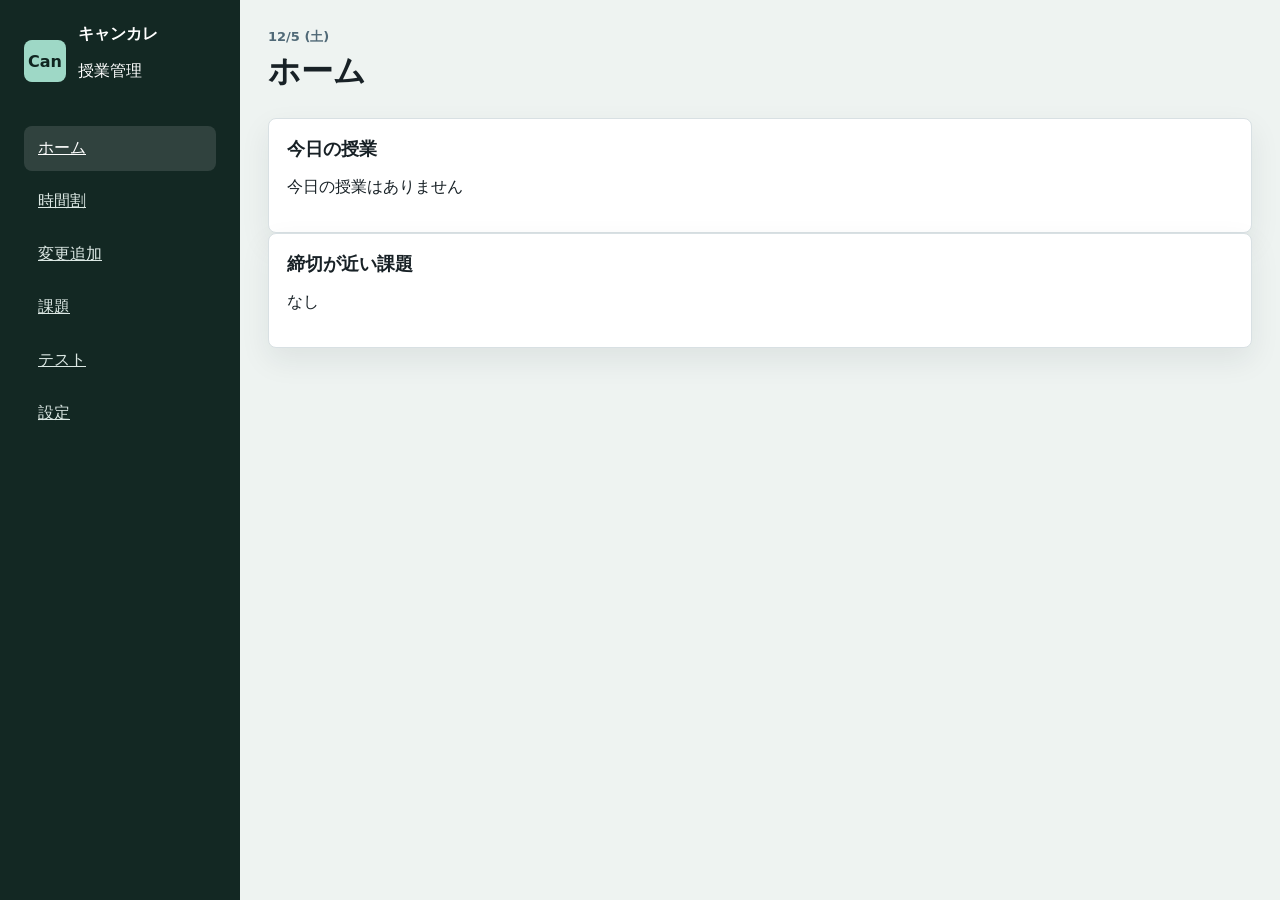
<file: index.html>
<!--[cite: 2] をベースに、課題部分を整理 -->
<!doctype html>
<html lang="ja">

<head>
  <meta charset="utf-8" />
  <meta name="viewport" content="width=device-width, initial-scale=1" />
  <title>キャンカレ</title>
  <link rel="stylesheet" href="./style.css" />
  <meta name="google-site-verification" content="EiYq-vvTi9hf2YbicTqmbNmyy80xcTs6Q2gVOo1XbuQ" />
</head>

<body>
  <div class="app-shell">
    <aside class="sidebar">
      <div class="brand">
        <span class="brand-mark">Can</span>

        <div><strong>キャンカレ</strong>
          <p><span>授業管理</span>
        </div>
        </p>

      </div>
      <nav class="nav-list">
        <a class="nav-item active" data-view="home" href="#home" onclick="switchView('home'); return false;">ホーム</a>
        <a class="nav-item" data-view="timetable" href="#timetable" onclick="switchView('timetable'); return false;">時間割</a>
        <a class="nav-item" data-view="changes" href="#changes" onclick="switchView('changes'); return false;">変更追加</a>
        <a class="nav-item" data-view="tasks" href="#tasks" onclick="switchView('tasks'); return false;">課題</a>
        <a class="nav-item" data-view="tests" href="#tests" onclick="switchView('tests'); return false;">テスト</a>
        <a class="nav-item" data-view="settings" href="#settings" onclick="switchView('settings'); return false;">設定</a>
      </nav>
    </aside>

    <main class="main">
      <header class="topbar">
        <div>
          <p class="eyebrow" id="todayDateLabel"></p>
          <h1 id="viewTitle">ホーム</h1>
        </div>
      </header>

      <!-- ホーム[cite: 2] -->
      <section class="view active" id="home">
        <div class="dashboard">
          <section class="panel today-panel">
            <div class="panel-heading">
              <h2>今日の授業</h2>
            </div>
            <div class="lesson-list" id="todayLessons"></div>
          </section>
          <section class="panel">
            <div class="panel-heading">
              <h2>締切が近い課題</h2>
            </div>
            <div id="homeTasks"></div>
          </section>
        </div>
      </section>

      <!-- 時間割[cite: 2] -->
      <section class="view" id="timetable">
        <section class="toolbar">
          <button class="secondary-action" id="addLessonButton" type="button">授業を追加</button>
        </section>
        <div class="timetable" id="timetableGrid"></div>
      </section>

      <!-- 変更追加[cite: 2] -->
      <section class="view" id="changes">
        <div class="change-layout">
          <section class="panel">
            <div class="panel-heading">
              <h2>変更・授業追加</h2>
            </div>
            <textarea id="changeText" rows="9" placeholder="例文:
振替: 5月10日 2限 英語A 振替 金曜日
休講: 5月10日 2限 英語A 休講">例文:　追加　5月10日 2限 英語A 休講</textarea>
            <div style="display:flex; gap:8px; margin-top:8px;">
              <button id="exampleTransfer" class="secondary-action" type="button">振替例文</button>
              <button id="exampleSchedule" class="secondary-action" type="button">授業追加例文</button>
              <button id="exampleCancel" class="secondary-action" type="button">休講例文</button>
              <button id="exampleDelete" class="secondary-action" type="button">削除例文</button>
            </div>
            <button class="primary-action" id="analyzeButton" type="button">解析する</button>
          </section>
          <section class="panel">
            <div id="changePreview"></div>
            <button class="primary-action" id="applyChangeButton" disabled>反映する</button>
            <div id="transferFields" style="display:none; margin-top:20px;">
              <div style="display:flex; gap:12px; margin-bottom:12px;">
                <label><input type="radio" name="changeMode" value="edit" checked> 変更/追加</label>
                <label><input type="radio" name="changeMode" value="transfer"> 振替</label>
              </div>
              <div style="display:grid; gap:12px;">
                <div style="display:flex; flex-wrap:wrap; gap:12px; align-items:center;">
                  <div><strong>移動元</strong><br>
                    <select id="transferSourceDay"></select>
                  </div>
                  <div><strong>移動先</strong><br>
                    <select id="transferTargetDay"></select>
                  </div>
                </div>
                <div>
                  <label for="transferLesson">振替する授業</label><br>
                  <select id="transferLesson" style="width:100%; min-height:40px;"></select>
                </div>
                <button class="primary-action" id="transferButton" type="button">振替する</button>
                <div id="transferStatus" style="color:#506977; font-size:14px;"></div>
              </div>
            </div>
          </section>
        </div>
      </section>

      <!-- 課題（ここを1つに統合） -->
      <section class="view" id="tasks">
        <button id="addTaskButton" class="primary-action" style="width:100%; margin-bottom:20px;">＋ 課題を追加</button>
        <div id="taskList">
          <p class="empty-message">課題無し</p>
        </div>
      </section>

      <!-- テスト -->
      <section class="view" id="tests">
        <button id="addTestButton" class="primary-action" style="width:100%; margin-bottom:20px;">＋ テストを追加</button>
        <div id="testList">
          <p class="empty-message">テスト無し</p>
        </div>
      </section>

      <!-- 設定[cite: 2] -->
      <section class="view" id="settings">
        <section class="panel">
          <div id="periodSettings"></div>
        </section>
      </section>
    </main>
  </div>

  <!-- 課題ダイアログ -->
  <dialog id="taskDialog">
    <form id="taskForm" method="dialog">
      <h3>課題の登録</h3>
      <input type="text" name="taskName" placeholder="内容" required style="width:100%; margin-bottom:10px;">
      <div style="display:flex; gap:10px;">
        <input type="date" name="taskDate" required style="flex:1;">
        <input type="text" name="taskRoom" placeholder="教室" style="flex:1;">
      </div>
      <input type="text" name="taskSubmission" placeholder="提出方法" style="width:100%; margin:10px 0;">
      <div class="button-row">
        <button type="button" class="secondary-action" id="cancelTaskButton">キャンセル</button>
        <button type="submit" class="primary-action">保存</button>
      </div>
    </form>
  </dialog>

  <!-- テストダイアログ -->
  <dialog id="testDialog">
    <form id="testForm" method="dialog">
      <h3>テストの登録</h3>
      <input type="text" name="testName" placeholder="内容" required style="width:100%; margin-bottom:10px;">
      <div style="display:flex; gap:10px;">
        <input type="date" name="testDate" required style="flex:1;">
        <input type="text" name="testRoom" placeholder="教室" style="flex:1;">
      </div>
      <div class="button-row">
        <button type="button" class="secondary-action" id="cancelTestButton">キャンセル</button>
        <button type="submit" class="primary-action">保存</button>
      </div>
    </form>
  </dialog>

  <!-- 課題編集ダイアログ -->
  <dialog id="editTaskDialog">
    <form id="editTaskForm" method="dialog">
      <h3>課題の編集</h3>
      <input type="hidden" name="editTaskId" id="editTaskId">
      <input type="text" name="editTaskName" id="editTaskName" placeholder="内容" required
        style="width:100%; margin-bottom:10px;">
      <div style="display:flex; gap:10px;">
        <input type="date" name="editTaskDate" id="editTaskDate" required style="flex:1;">
        <input type="text" name="editTaskRoom" id="editTaskRoom" placeholder="教室" style="flex:1;">
      </div>
      <input type="text" name="editTaskSubmission" id="editTaskSubmission" placeholder="提出方法"
        style="width:100%; margin:10px 0;">
      <div class="button-row">
        <button type="button" class="secondary-action" id="cancelEditTaskButton">キャンセル</button>
        <button type="submit" class="primary-action">保存</button>
      </div>
    </form>
  </dialog>

  <!-- テスト編集ダイアログ -->
  <dialog id="editTestDialog">
    <form id="editTestForm" method="dialog">
      <h3>テストの編集</h3>
      <input type="hidden" name="editTestId" id="editTestId">
      <input type="text" name="editTestName" id="editTestName" placeholder="内容" required
        style="width:100%; margin-bottom:10px;">
      <div style="display:flex; gap:10px;">
        <input type="date" name="editTestDate" id="editTestDate" required style="flex:1;">
        <input type="text" name="editTestRoom" id="editTestRoom" placeholder="教室" style="flex:1;">
      </div>
      <div class="button-row">
        <button type="button" class="secondary-action" id="cancelEditTestButton">キャンセル</button>
        <button type="submit" class="primary-action">保存</button>
      </div>
    </form>
  </dialog>

  <!-- 授業追加ダイアログ -->
  <dialog id="lessonDialog">
    <form id="lessonForm" method="dialog">
      <h3>授業の追加</h3>
      <textarea id="lessonName" name="lessonName" rows="2" placeholder="授業名" required
        style="width:100%; margin-bottom:10px;"></textarea>
      <div style="display:flex; gap:10px; margin-bottom:10px;">
        <select id="lessonDay" name="lessonDay" required style="flex:1;">
          <option value="">曜日を選択</option>
          <option value="月">月</option>
          <option value="火">火</option>
          <option value="水">水</option>
          <option value="木">木</option>
          <option value="金">金</option>
        </select>
        <select id="lessonPeriod" name="lessonPeriod" required style="flex:1;">
          <option value="">時限を選択</option>
          <option value="1">1限</option>
          <option value="2">2限</option>
          <option value="3">3限</option>
          <option value="4">4限</option>

        </select>
      </div>
      <input id="lessonRoom" type="text" name="lessonRoom" placeholder="教室" style="width:100%; margin-bottom:10px;">
      <div class="button-row">
        <button type="button" class="secondary-action" id="cancelLessonButton">キャンセル</button>
        <button type="submit" class="primary-action">保存</button>
      </div>
    </form>
  </dialog>

  <!-- 授業編集ダイアログ -->
  <dialog id="editLessonDialog">
    <form id="editLessonForm">
      <h3>授業の編集</h3>
      <input type="hidden" name="editLessonId" id="editLessonId">
      <textarea name="editLessonName" id="editLessonName" rows="2" placeholder="授業名" required
        style="width:100%; margin-bottom:10px;"></textarea>
      <div style="display:flex; gap:10px; margin-bottom:10px;">
        <select name="editLessonDay" id="editLessonDay" required style="flex:1;">
          <option value="">曜日を選択</option>
          <option value="月">月</option>
          <option value="火">火</option>
          <option value="水">水</option>
          <option value="木">木</option>
          <option value="金">金</option>
        </select>
        <select name="editLessonPeriod" id="editLessonPeriod" required style="flex:1;">
          <option value="">時限を選択</option>
          <option value="1">1限</option>
          <option value="2">2限</option>
          <option value="3">3限</option>
          <option value="4">4限</option>

        </select>
      </div>
      <input type="text" name="editLessonRoom" id="editLessonRoom" placeholder="教室"
        style="width:100%; margin-bottom:10px;">
      <div class="button-row">
        <button type="button" class="secondary-action" id="cancelEditLessonButton">キャンセル</button>
        <button type="submit" class="primary-action">保存</button>
      </div>
    </form>
  </dialog>

  <script src="./app.js"></script>
</body>

</html>
</file>
<file: style.css>
:root {
  --ink: #182126;
  --muted: #506977;
  --line: #d8e0e3;
  --panel: #ffffff;
  --bg: #eef3f1;
  --accent: #176b5d;
  --accent-strong: #0f4f45;
  --warn: #b35c00;
  --danger: #b63c45;
  --info: #245a9b;
  --soft-green: #dcebe5;
  --soft-blue: #e0e8f5;
  --soft-yellow: #f5ecd7;
  --shadow: 0 12px 30px rgba(28, 43, 48, 0.08);
}

* {
  box-sizing: border-box;
}

body {
  color: var(--ink);
  background: var(--bg);
  font-family: "Yu Gothic", "Hiragino Sans", "Meiryo", system-ui, sans-serif;
  margin: 0;
}

button,
input,
select,
textarea {
  font: inherit;
}

button {
  cursor: pointer;
}

.app-shell {
  display: grid;
  grid-template-columns: 240px minmax(0, 1fr);
  min-height: 100vh;
}

.sidebar {
  display: flex;
  flex-direction: column;
  gap: 28px;
  padding: 24px;
  background: #132823;
  color: white;
}

.brand {
  display: flex;
  align-items: center;
  gap: 12px;
}

.brand-mark {
  display: grid;
  width: 42px;
  height: 42px;
  place-items: center;
  border-radius: 8px;
  color: #102520;
  background: #9ed8c6;
  font-weight: 800;
}

.nav-list {
  display: grid;
  gap: 8px;
}

.nav-item {
  width: 100%;
  border: 0;
  border-radius: 8px;
  padding: 12px 14px;
  color: #dce8e4;
  background: transparent;
  text-align: left;
}

.nav-item.active,
.nav-item:hover {
  color: white;
  background: rgba(255, 255, 255, 0.12);
}

.main {
  padding: 28px;
  min-width: 0;
}

.topbar {
  display: flex;
  justify-content: space-between;
  align-items: center;
  margin-bottom: 24px;
}

.eyebrow {
  color: var(--muted);
  font-size: 13px;
  font-weight: 700;
  text-transform: uppercase;
  margin: 0 0 4px;
}

h1 {
  font-size: 32px;
  font-weight: 800;
  margin: 0;
}

.primary-action {
  border: 0;
  border-radius: 8px;
  padding: 0 16px;
  min-height: 40px;
  color: white;
  background: var(--accent);
  font-weight: 700;
}

.secondary-action {
  border: 1px solid var(--line);
  border-radius: 8px;
  padding: 0 16px;
  min-height: 40px;
  color: var(--ink);
  background: white;
  font-weight: 700;
}

.view {
  display: none;
}

.view.active {
  display: block;
}

.view[hidden] {
  display: none !important;
}

.panel {
  border: 1px solid var(--line);
  border-radius: 8px;
  padding: 18px;
  background: var(--panel);
  box-shadow: var(--shadow);
}

.panel-heading {
  display: flex;
  justify-content: space-between;
  align-items: center;
  margin-bottom: 14px;
}

.panel-heading h2 {
  font-size: 18px;
  margin: 0;
}

.lesson-card {
  border: 1px solid var(--line);
  border-left: 5px solid var(--accent);
  border-radius: 8px;
  padding: 12px;
  background: #fbfcfc;
}

.cancelled {
  opacity: 0.5;
  color: gray;
}

.card-title {
  font-weight: 800;
}

.card-meta {
  color: var(--muted);
  font-size: 13px;
}

.badge {
  border-radius: 999px;
  padding: 3px 9px;
  font-size: 12px;
  font-weight: 800;
  background: var(--soft-green);
}

.timetable {
  display: grid;
  grid-template-columns: 96px repeat(5, minmax(150px, 1fr));
  border: 1px solid var(--line);
  border-radius: 8px;
  background: white;
  overflow: auto;
}

.tt-cell {
  min-height: 104px;
  border-right: 1px solid var(--line);
  border-bottom: 1px solid var(--line);
  padding: 10px;
}

.tt-cell.header,
.tt-cell.period {
  background: #f7faf9;
  font-weight: 800;
  color: var(--muted);
  display: grid;
  place-items: center;


}

.dialog-form {
  display: grid;
  gap: 12px;
  padding: 22px;
}

.dialog-form label {
  display: grid;
  gap: 6px;
  font-size: 13px;
  font-weight: 700;
  color: var(--muted);
}

.dialog-form input,
.dialog-form select {
  min-height: 40px;
  border: 1px solid var(--line);
  border-radius: 8px;
  padding: 0 10px;
}

#lessonName,
#editLessonName {
  min-height: 64px;
  border: 1px solid var(--line);
  border-radius: 8px;
  padding: 10px;
  resize: vertical;
  line-height: 1.5;
}

.button-row {
  display: flex;
  gap: 12px;
  margin-top: 16px;
}

.period-row {
  display: grid;
  grid-template-columns: 60px 1fr 1fr;
  align-items: center;
  gap: 16px;
  padding-bottom: 12px;
  border-bottom: 1px solid var(--line);
}

.empty-message {
  text-align: center;
  color: var(--muted);
  font-style: italic;
  padding: 40px 0;
}

/* Mobile optimized layout */
@media (max-width: 760px) {

  html,
  body {
    width: 100%;
    min-width: 0;
    overflow-x: hidden;
    background: #edf6ff;
  }

  .app-shell {
    display: block;
    min-width: 0;
    min-height: 100vh;
  }

  .sidebar {
    position: fixed;
    left: 0;
    right: 0;
    bottom: 0;
    z-index: 20;
    display: block;
    padding: 8px 8px max(8px, env(safe-area-inset-bottom));
    background: #ffffff;
    color: #738492;
    border-top: 1px solid #dce7ef;
    box-shadow: 0 -8px 24px rgba(22, 41, 54, 0.08);
  }

  .brand {
    display: none;

  }

  .nav-list {
    display: grid;
    grid-template-columns: repeat(6, 1fr);
    gap: 2px;
    overflow: visible;
  }

  .nav-item {
    width: auto;
    min-width: 0;
    border-radius: 8px;
    padding: 8px 2px;
    color: #7b8c99;
    background: transparent;
    text-align: center;
    font-size: 11px;
    font-weight: 800;
    line-height: 1.2;
    white-space: nowrap;
  }

  .nav-item.active,
  .nav-item:hover {
    color: #2f80dc;
    background: transparent;
  }

  .main {
    width: 100%;
    min-width: 0;
    padding: 18px 6px 86px;
    background: #edf6ff;
  }

  .topbar {
    display: flex;
    justify-content: center;
    align-items: center;
    margin: 0 0 14px;
    min-height: 54px;
    text-align: center;
  }

  .eyebrow {
    margin: 0 0 4px;
    color: #657b8a;
    font-size: 15px;
    font-weight: 800;
    text-transform: none;
  }

  h1 {
    font-size: 28px;
    line-height: 1.15;
    color: #142431;
  }

  .dashboard,
  .change-layout {
    display: grid;
    grid-template-columns: 1fr;
    gap: 14px;
  }

  .panel {
    padding: 16px;
    border-radius: 12px;
  }

  .toolbar,
  .button-row {
    display: flex;
    flex-wrap: wrap;
    gap: 10px;
  }

  .primary-action,
  .secondary-action {
    min-height: 42px;
    padding: 0 14px;
    white-space: nowrap;
  }

  textarea {
    width: 100%;
    min-height: 160px;
  }

  #lessonName,
  #editLessonName {
    min-height: 64px;
  }

  #timetable .toolbar {
    display: none;
  }

  #timetable {
    margin-inline: -4px;
  }

  .timetable {
    width: 100%;
    min-width: 0;
    display: grid;
    grid-template-columns: 30px repeat(5, minmax(0, 1fr));
    gap: 8px 2px;
    border: 0;
    border-radius: 0;
    background: transparent;
    overflow: visible;
  }

  .tt-cell {
    min-width: 0;
    min-height: 104px;
    border: 0;
    padding: 0;
    overflow: hidden;
    background: transparent;
  }

  .tt-cell.header {
    min-height: 50px;
    display: grid;
    place-items: center;
    color: #647887;
    background: #ffffff;
    border-radius: 12px;
    font-size: 16px;
    font-weight: 900;
    line-height: 1.2;
    text-align: center;
  }

  .tt-cell.header small {
    display: block;
    margin-top: 3px;
    color: #7f909c;
    font-size: 10px;
    font-weight: 800;
  }

  .tt-cell.period {
    min-height: 104px;
    display: grid;
    place-items: center;
    color: #647887;
    background: transparent;
    font-size: 22px;
    font-weight: 900;
    line-height: 1.15;
    text-align: center;
  }

  .tt-cell.period small {
    display: block;
    margin-top: 8px;
    color: #6c7f8d;
    font-size: 10px;
    font-weight: 800;
    line-height: 1.35;
    white-space: normal;
  }

  .tt-cell:not(.header):not(.period) {
    min-height: 104px;
    border-radius: 12px;
    background: #ffffff;
    box-shadow: none;
  }

  .tt-stack {
    height: 100%;
    display: grid;
    gap: 4px;
    padding: 2px;
  }

  .lesson-card {
    position: relative;
    display: grid;
    place-items: center;
    min-width: 0;
    height: 100%;
    min-height: 92px;
    padding: 10px 4px 30px;
    border: 0;
    border-radius: 12px;
    background: #bdd8f6;
    overflow: hidden;
  }

  .lesson-card>div {
    width: 100%;
    height: 100%;
    display: grid !important;
    place-items: center;
  }

  .lesson-info {
    display: grid;
    place-items: center;
    gap: 0;
    min-width: 0;
    width: 100%;
    height: 100%;
    padding-bottom: 4px;
  }

  .lesson-card div {
    min-width: 0;
  }

  .lesson-name {
    display: block;
    min-width: 0;
    width: 100%;
    overflow: hidden;
    color: #24333d;
    font-size: 15px;
    font-weight: 950;
    line-height: 1.18;
    text-align: center;
    white-space: pre;
    overflow-wrap: normal;
    word-break: keep-all;
    text-shadow: 0.2px 0 currentColor;
  }

  .lesson-name-text {
    display: block;
    width: 100%;
    text-align: center;
    white-space: pre;
  }

  .lesson-name.fit-name-one-line {
    display: flex;
    align-items: center;
    justify-content: center;
    white-space: nowrap;
    overflow: hidden;
    -webkit-line-clamp: unset;
  }

  .lesson-name.fit-name-one-line .lesson-name-text {
    display: block;
    min-width: max-content;
    max-width: none;
    width: auto;
    text-align: center;
    white-space: nowrap;
    transform: scaleX(var(--name-scale, 1));
    transform-origin: center;
  }

  .lesson-room {
    position: absolute;
    left: 0;
    right: 0;
    bottom: 0;
    display: flex;
    align-items: center;
    justify-content: center;
    width: 100%;
    min-width: 0;
    height: 22px;
    max-width: 100%;
    overflow: hidden;
    border-radius: 0 0 12px 12px;
    padding: 2px 5px;
    color: #647887;
    background: #ffffff;
    font-size: 13px;
    font-weight: 900;
    line-height: 1.3;
    text-align: center;
    text-overflow: clip;
    white-space: nowrap;
  }

  .lesson-room.fit-room-one-line {
    overflow: hidden;
    text-overflow: clip;
  }

  .lesson-room-text {
    display: block;
    min-width: max-content;
    max-width: none;
    overflow: visible;
    white-space: nowrap;
    transform: scaleX(var(--room-scale, 1));
    transform-origin: center;
  }

  .lesson-room.room-code-one-line {
    letter-spacing: 0;
    white-space: nowrap;
    word-break: keep-all;
  }

  .lesson-card button {
    display: none;
  }

  .card-title {
    font-size: 12px;
  }

  .card-meta {
    font-size: 11px;
  }

  .period-row {
    grid-template-columns: 54px 1fr 1fr;
    gap: 8px;
  }

  dialog {
    width: calc(100vw - 28px);
    max-width: 460px;
  }

  dialog form,
  .dialog-form {
    padding: 18px;
  }
}
</file>
